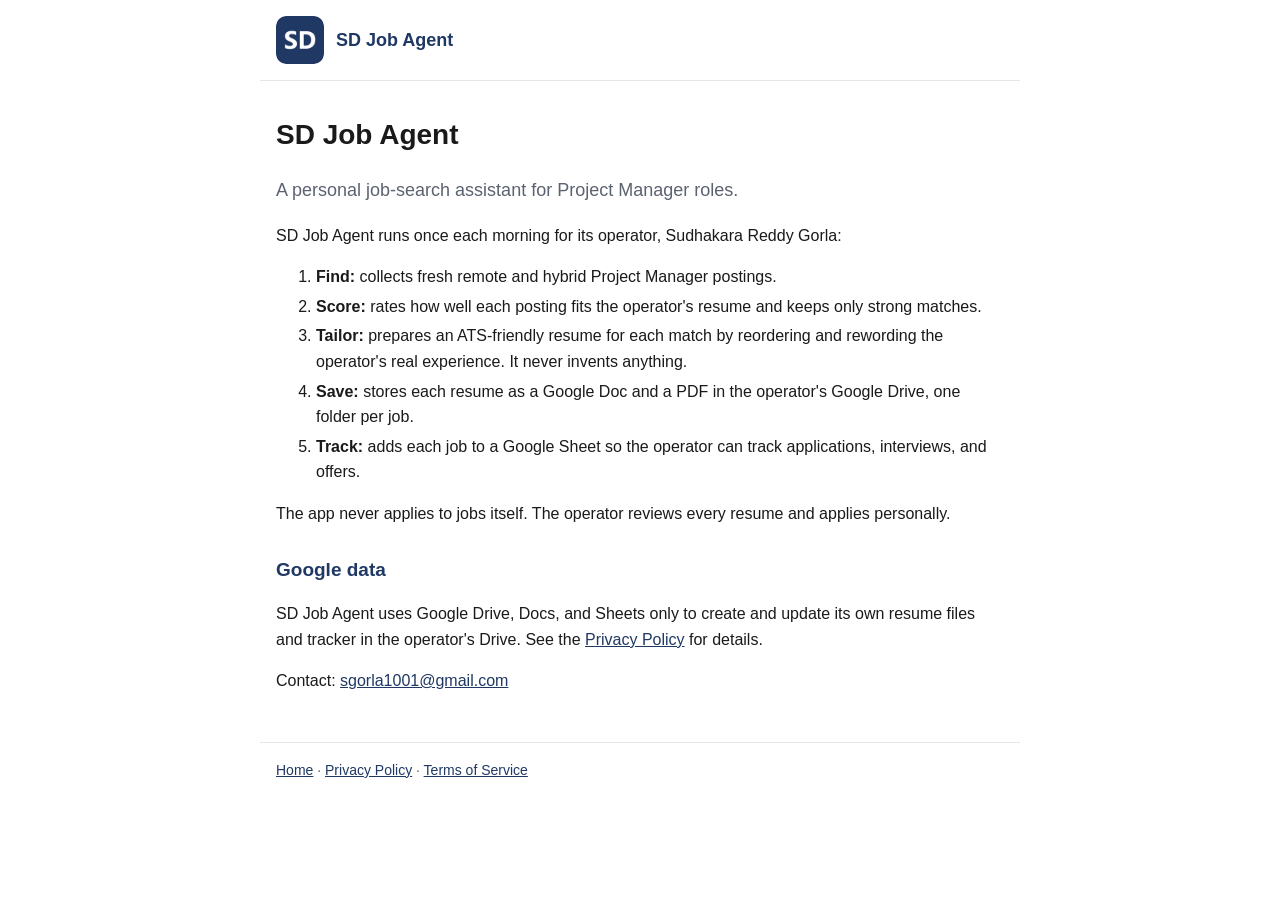
<file: index.html>
<!doctype html>
<html lang="en">
<head>
<meta charset="utf-8">
<meta name="viewport" content="width=device-width, initial-scale=1">
<title>SD Job Agent</title>
<link rel="stylesheet" href="style.css">
</head>
<body>
<header><img src="sd-logo-120.png" alt="SD Job Agent logo" width="48" height="48"><span>SD Job Agent</span></header>
<main>
<h1>SD Job Agent</h1>
<p class="lead">A personal job-search assistant for Project Manager roles.</p>

<p>SD Job Agent runs once each morning for its operator, Sudhakara Reddy Gorla:</p>
<ol>
<li><strong>Find:</strong> collects fresh remote and hybrid Project Manager postings.</li>
<li><strong>Score:</strong> rates how well each posting fits the operator's resume and keeps only strong matches.</li>
<li><strong>Tailor:</strong> prepares an ATS-friendly resume for each match by reordering and rewording the operator's real experience. It never invents anything.</li>
<li><strong>Save:</strong> stores each resume as a Google Doc and a PDF in the operator's Google Drive, one folder per job.</li>
<li><strong>Track:</strong> adds each job to a Google Sheet so the operator can track applications, interviews, and offers.</li>
</ol>
<p>The app never applies to jobs itself. The operator reviews every resume and applies personally.</p>

<h2>Google data</h2>
<p>SD Job Agent uses Google Drive, Docs, and Sheets only to create and update its own resume files and tracker in the operator's Drive. See the <a href="privacy.html">Privacy Policy</a> for details.</p>

<p>Contact: <a href="mailto:sgorla1001@gmail.com">sgorla1001@gmail.com</a></p>
</main>
<footer><a href="index.html">Home</a> · <a href="privacy.html">Privacy Policy</a> · <a href="terms.html">Terms of Service</a></footer>
</body>
</html>
</file>
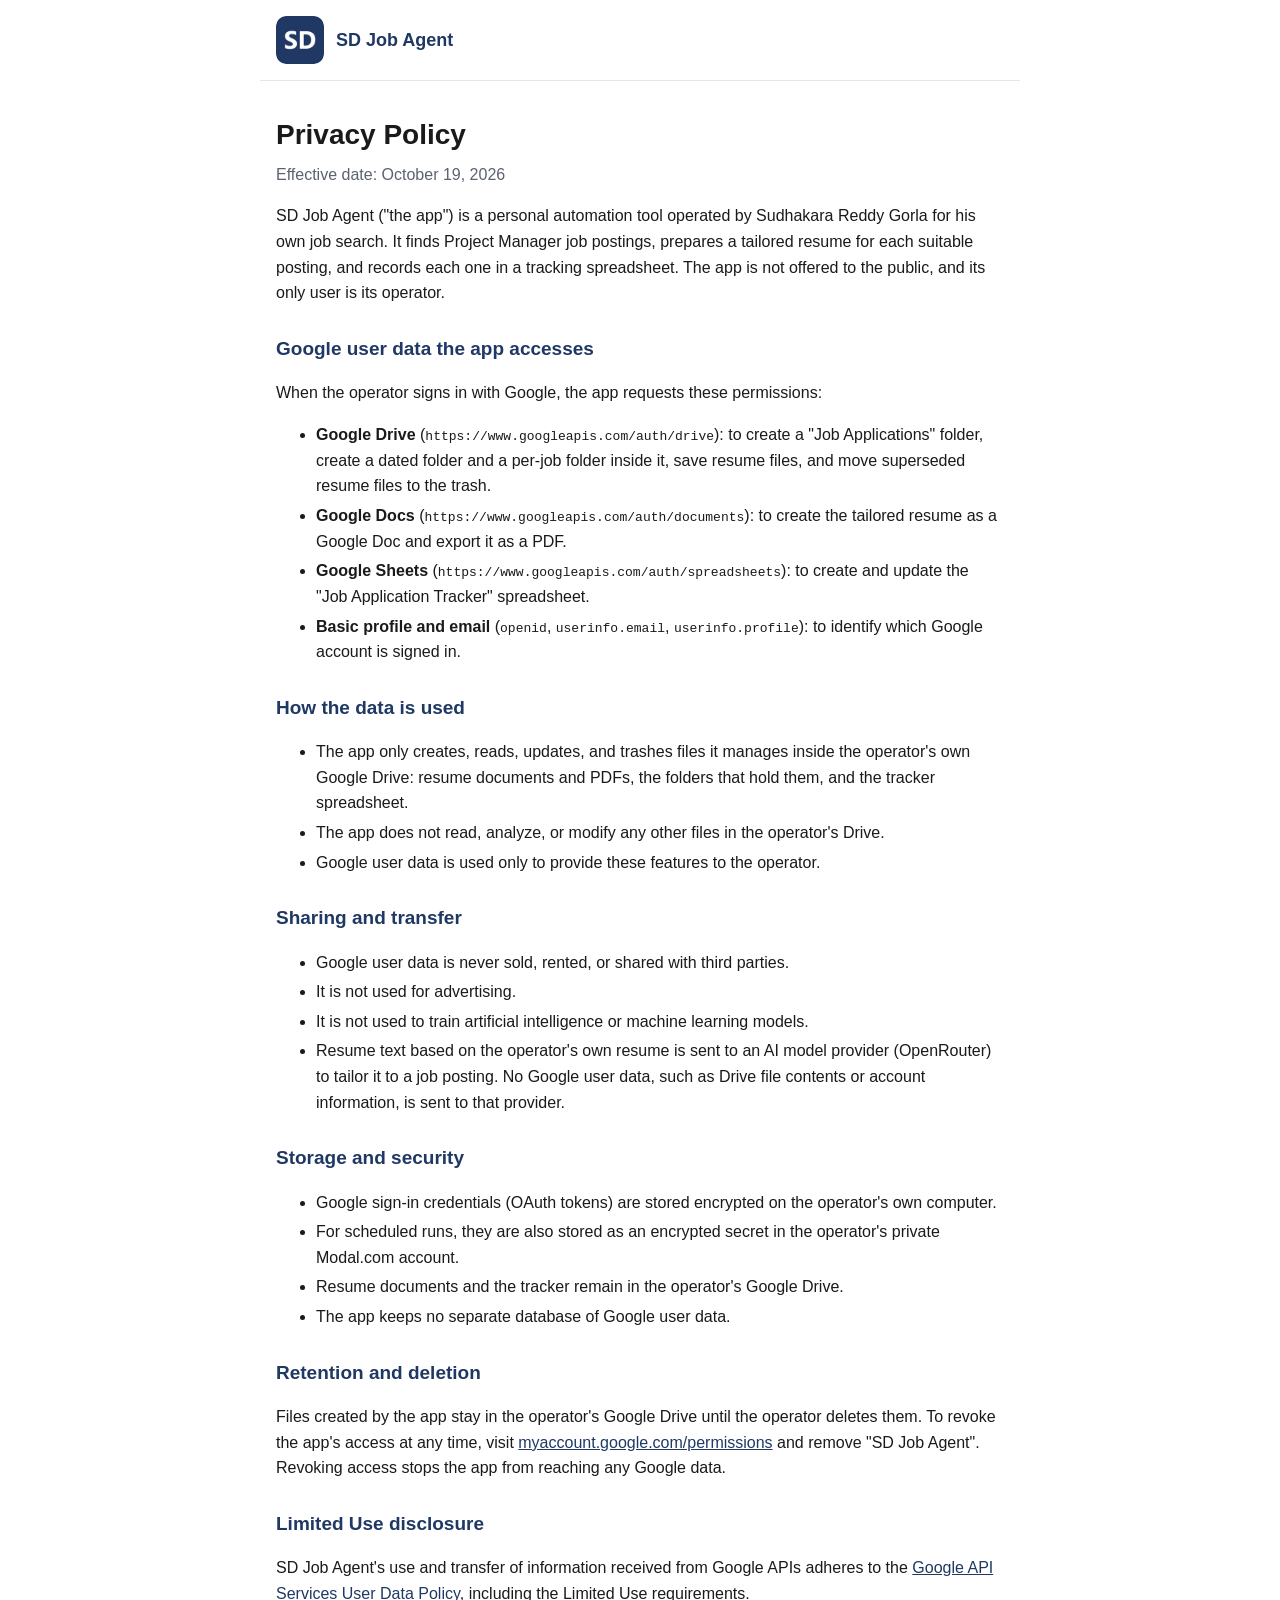
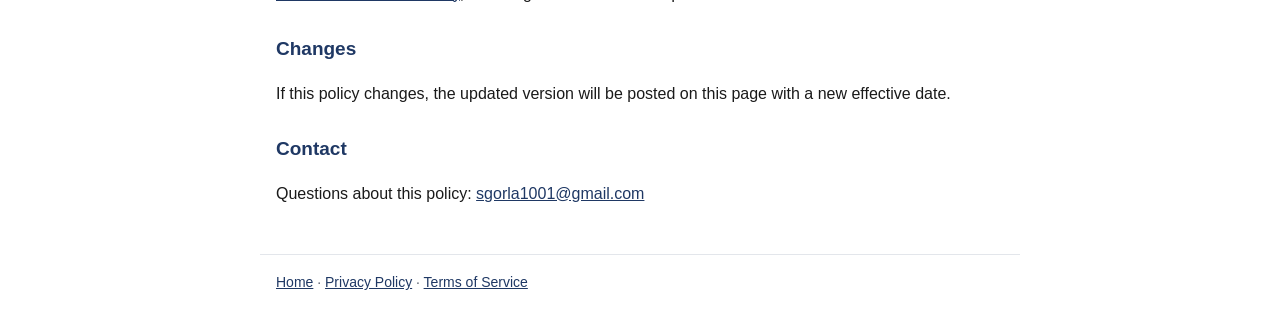
<file: privacy.html>
<!doctype html>
<html lang="en">
<head>
<meta charset="utf-8">
<meta name="viewport" content="width=device-width, initial-scale=1">
<title>SD Job Agent – Privacy Policy</title>
<link rel="stylesheet" href="style.css">
</head>
<body>
<header><img src="sd-logo-120.png" alt="SD Job Agent logo" width="48" height="48"><span>SD Job Agent</span></header>
<main>
<h1>Privacy Policy</h1>
<p class="meta">Effective date: October 19, 2026</p>

<p>SD Job Agent ("the app") is a personal automation tool operated by Sudhakara Reddy Gorla for his own job search. It finds Project Manager job postings, prepares a tailored resume for each suitable posting, and records each one in a tracking spreadsheet. The app is not offered to the public, and its only user is its operator.</p>

<h2>Google user data the app accesses</h2>
<p>When the operator signs in with Google, the app requests these permissions:</p>
<ul>
<li><strong>Google Drive</strong> (<code>https://www.googleapis.com/auth/drive</code>): to create a "Job Applications" folder, create a dated folder and a per-job folder inside it, save resume files, and move superseded resume files to the trash.</li>
<li><strong>Google Docs</strong> (<code>https://www.googleapis.com/auth/documents</code>): to create the tailored resume as a Google Doc and export it as a PDF.</li>
<li><strong>Google Sheets</strong> (<code>https://www.googleapis.com/auth/spreadsheets</code>): to create and update the "Job Application Tracker" spreadsheet.</li>
<li><strong>Basic profile and email</strong> (<code>openid</code>, <code>userinfo.email</code>, <code>userinfo.profile</code>): to identify which Google account is signed in.</li>
</ul>

<h2>How the data is used</h2>
<ul>
<li>The app only creates, reads, updates, and trashes files it manages inside the operator's own Google Drive: resume documents and PDFs, the folders that hold them, and the tracker spreadsheet.</li>
<li>The app does not read, analyze, or modify any other files in the operator's Drive.</li>
<li>Google user data is used only to provide these features to the operator.</li>
</ul>

<h2>Sharing and transfer</h2>
<ul>
<li>Google user data is never sold, rented, or shared with third parties.</li>
<li>It is not used for advertising.</li>
<li>It is not used to train artificial intelligence or machine learning models.</li>
<li>Resume text based on the operator's own resume is sent to an AI model provider (OpenRouter) to tailor it to a job posting. No Google user data, such as Drive file contents or account information, is sent to that provider.</li>
</ul>

<h2>Storage and security</h2>
<ul>
<li>Google sign-in credentials (OAuth tokens) are stored encrypted on the operator's own computer.</li>
<li>For scheduled runs, they are also stored as an encrypted secret in the operator's private Modal.com account.</li>
<li>Resume documents and the tracker remain in the operator's Google Drive.</li>
<li>The app keeps no separate database of Google user data.</li>
</ul>

<h2>Retention and deletion</h2>
<p>Files created by the app stay in the operator's Google Drive until the operator deletes them. To revoke the app's access at any time, visit <a href="https://myaccount.google.com/permissions">myaccount.google.com/permissions</a> and remove "SD Job Agent". Revoking access stops the app from reaching any Google data.</p>

<h2>Limited Use disclosure</h2>
<p>SD Job Agent's use and transfer of information received from Google APIs adheres to the <a href="https://developers.google.com/terms/api-services-user-data-policy">Google API Services User Data Policy</a>, including the Limited Use requirements.</p>

<h2>Changes</h2>
<p>If this policy changes, the updated version will be posted on this page with a new effective date.</p>

<h2>Contact</h2>
<p>Questions about this policy: <a href="mailto:sgorla1001@gmail.com">sgorla1001@gmail.com</a></p>
</main>
<footer><a href="index.html">Home</a> · <a href="privacy.html">Privacy Policy</a> · <a href="terms.html">Terms of Service</a></footer>
</body>
</html>
</file>
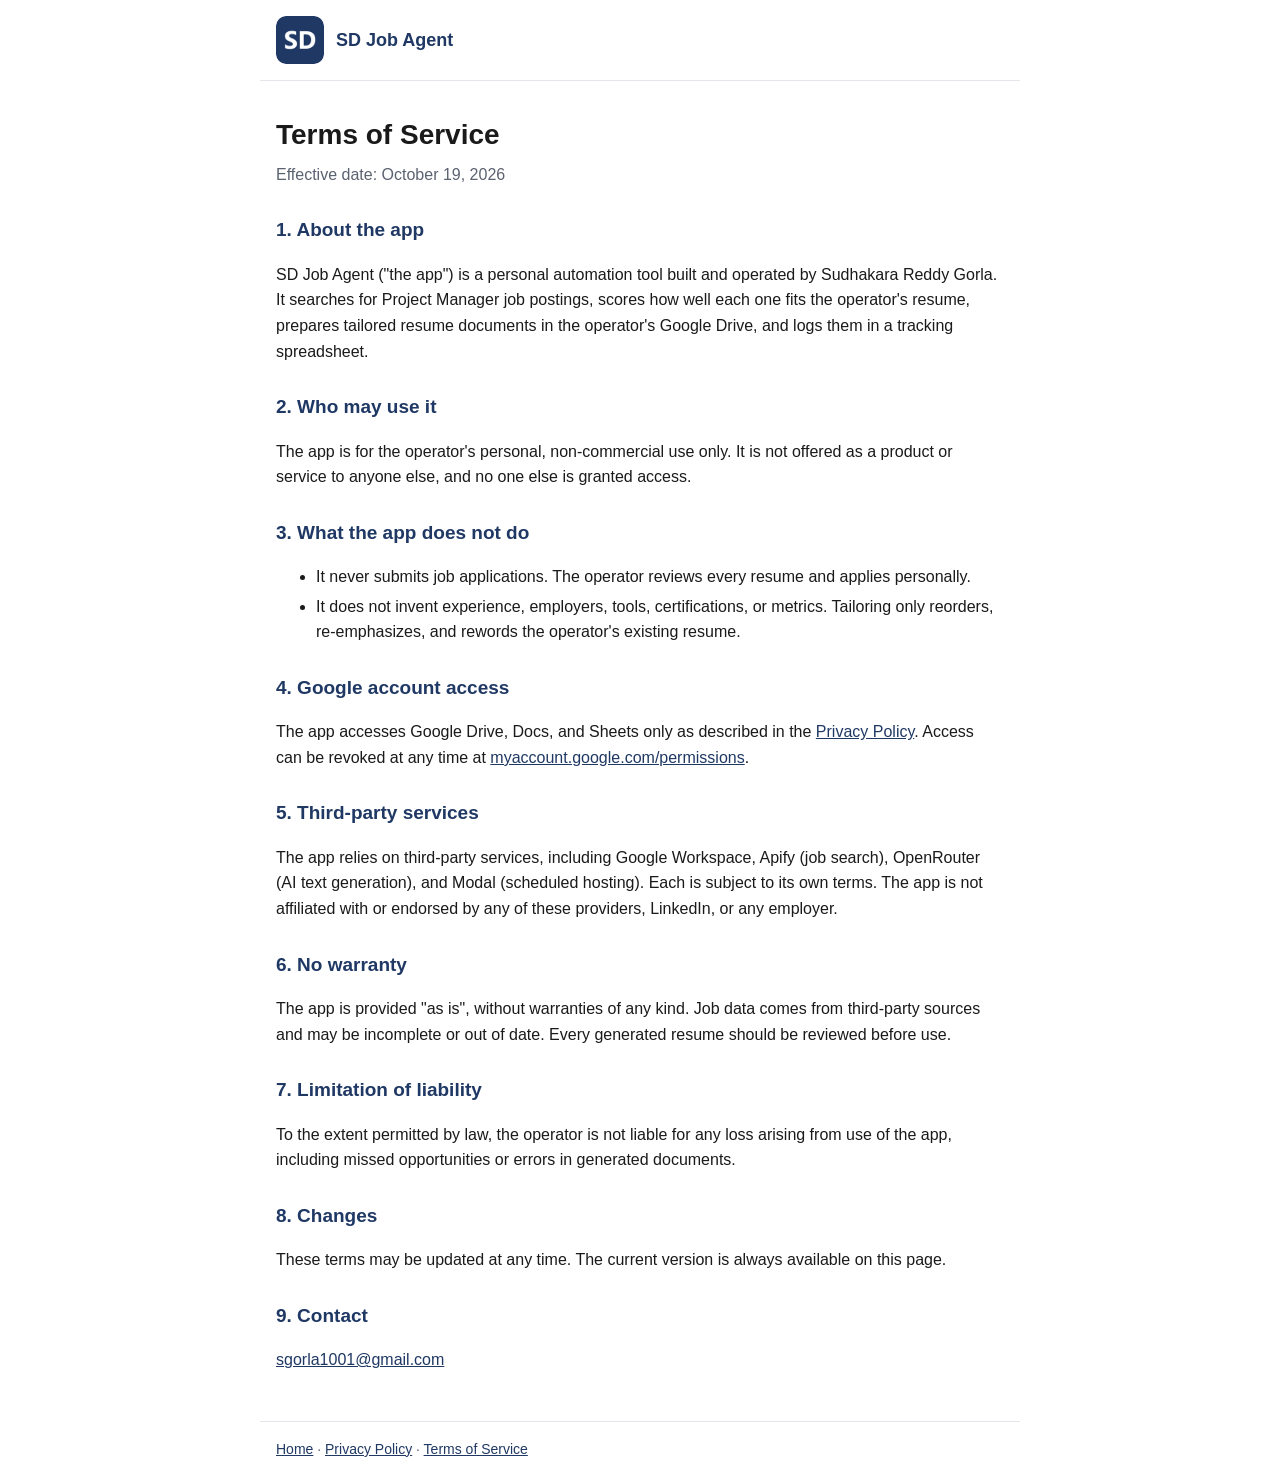
<file: terms.html>
<!doctype html>
<html lang="en">
<head>
<meta charset="utf-8">
<meta name="viewport" content="width=device-width, initial-scale=1">
<title>SD Job Agent – Terms of Service</title>
<link rel="stylesheet" href="style.css">
</head>
<body>
<header><img src="sd-logo-120.png" alt="SD Job Agent logo" width="48" height="48"><span>SD Job Agent</span></header>
<main>
<h1>Terms of Service</h1>
<p class="meta">Effective date: October 19, 2026</p>

<h2>1. About the app</h2>
<p>SD Job Agent ("the app") is a personal automation tool built and operated by Sudhakara Reddy Gorla. It searches for Project Manager job postings, scores how well each one fits the operator's resume, prepares tailored resume documents in the operator's Google Drive, and logs them in a tracking spreadsheet.</p>

<h2>2. Who may use it</h2>
<p>The app is for the operator's personal, non-commercial use only. It is not offered as a product or service to anyone else, and no one else is granted access.</p>

<h2>3. What the app does not do</h2>
<ul>
<li>It never submits job applications. The operator reviews every resume and applies personally.</li>
<li>It does not invent experience, employers, tools, certifications, or metrics. Tailoring only reorders, re-emphasizes, and rewords the operator's existing resume.</li>
</ul>

<h2>4. Google account access</h2>
<p>The app accesses Google Drive, Docs, and Sheets only as described in the <a href="privacy.html">Privacy Policy</a>. Access can be revoked at any time at <a href="https://myaccount.google.com/permissions">myaccount.google.com/permissions</a>.</p>

<h2>5. Third-party services</h2>
<p>The app relies on third-party services, including Google Workspace, Apify (job search), OpenRouter (AI text generation), and Modal (scheduled hosting). Each is subject to its own terms. The app is not affiliated with or endorsed by any of these providers, LinkedIn, or any employer.</p>

<h2>6. No warranty</h2>
<p>The app is provided "as is", without warranties of any kind. Job data comes from third-party sources and may be incomplete or out of date. Every generated resume should be reviewed before use.</p>

<h2>7. Limitation of liability</h2>
<p>To the extent permitted by law, the operator is not liable for any loss arising from use of the app, including missed opportunities or errors in generated documents.</p>

<h2>8. Changes</h2>
<p>These terms may be updated at any time. The current version is always available on this page.</p>

<h2>9. Contact</h2>
<p><a href="mailto:sgorla1001@gmail.com">sgorla1001@gmail.com</a></p>
</main>
<footer><a href="index.html">Home</a> · <a href="privacy.html">Privacy Policy</a> · <a href="terms.html">Terms of Service</a></footer>
</body>
</html>
</file>
<file: style.css>
:root { --ink: #1a1a1a; --muted: #5b6270; --brand: #1f3864; --line: #e3e6eb; --bg: #ffffff; }
@media (prefers-color-scheme: dark) {
  :root { --ink: #e8eaed; --muted: #a3a9b4; --brand: #8fb0e8; --line: #2f3440; --bg: #15181e; }
}
* { box-sizing: border-box; }
body { margin: 0; background: var(--bg); color: var(--ink);
       font: 16px/1.6 -apple-system, "Segoe UI", Calibri, Arial, sans-serif; }
header { display: flex; align-items: center; gap: 12px; padding: 16px;
         max-width: 760px; margin: 0 auto; border-bottom: 1px solid var(--line); }
header img { border-radius: 10px; }
header span { font-weight: 700; font-size: 18px; color: var(--brand); }
main { max-width: 760px; margin: 0 auto; padding: 8px 16px 32px; }
h1 { font-size: 28px; margin: 24px 0 4px; }
h2 { font-size: 19px; margin: 28px 0 6px; color: var(--brand); }
.meta { color: var(--muted); margin-top: 0; }
.lead { font-size: 18px; color: var(--muted); }
a { color: var(--brand); }
code { font-size: 13px; word-break: break-all; }
li { margin: 4px 0; }
footer { max-width: 760px; margin: 0 auto; padding: 16px; border-top: 1px solid var(--line);
         color: var(--muted); font-size: 14px; }
</file>
